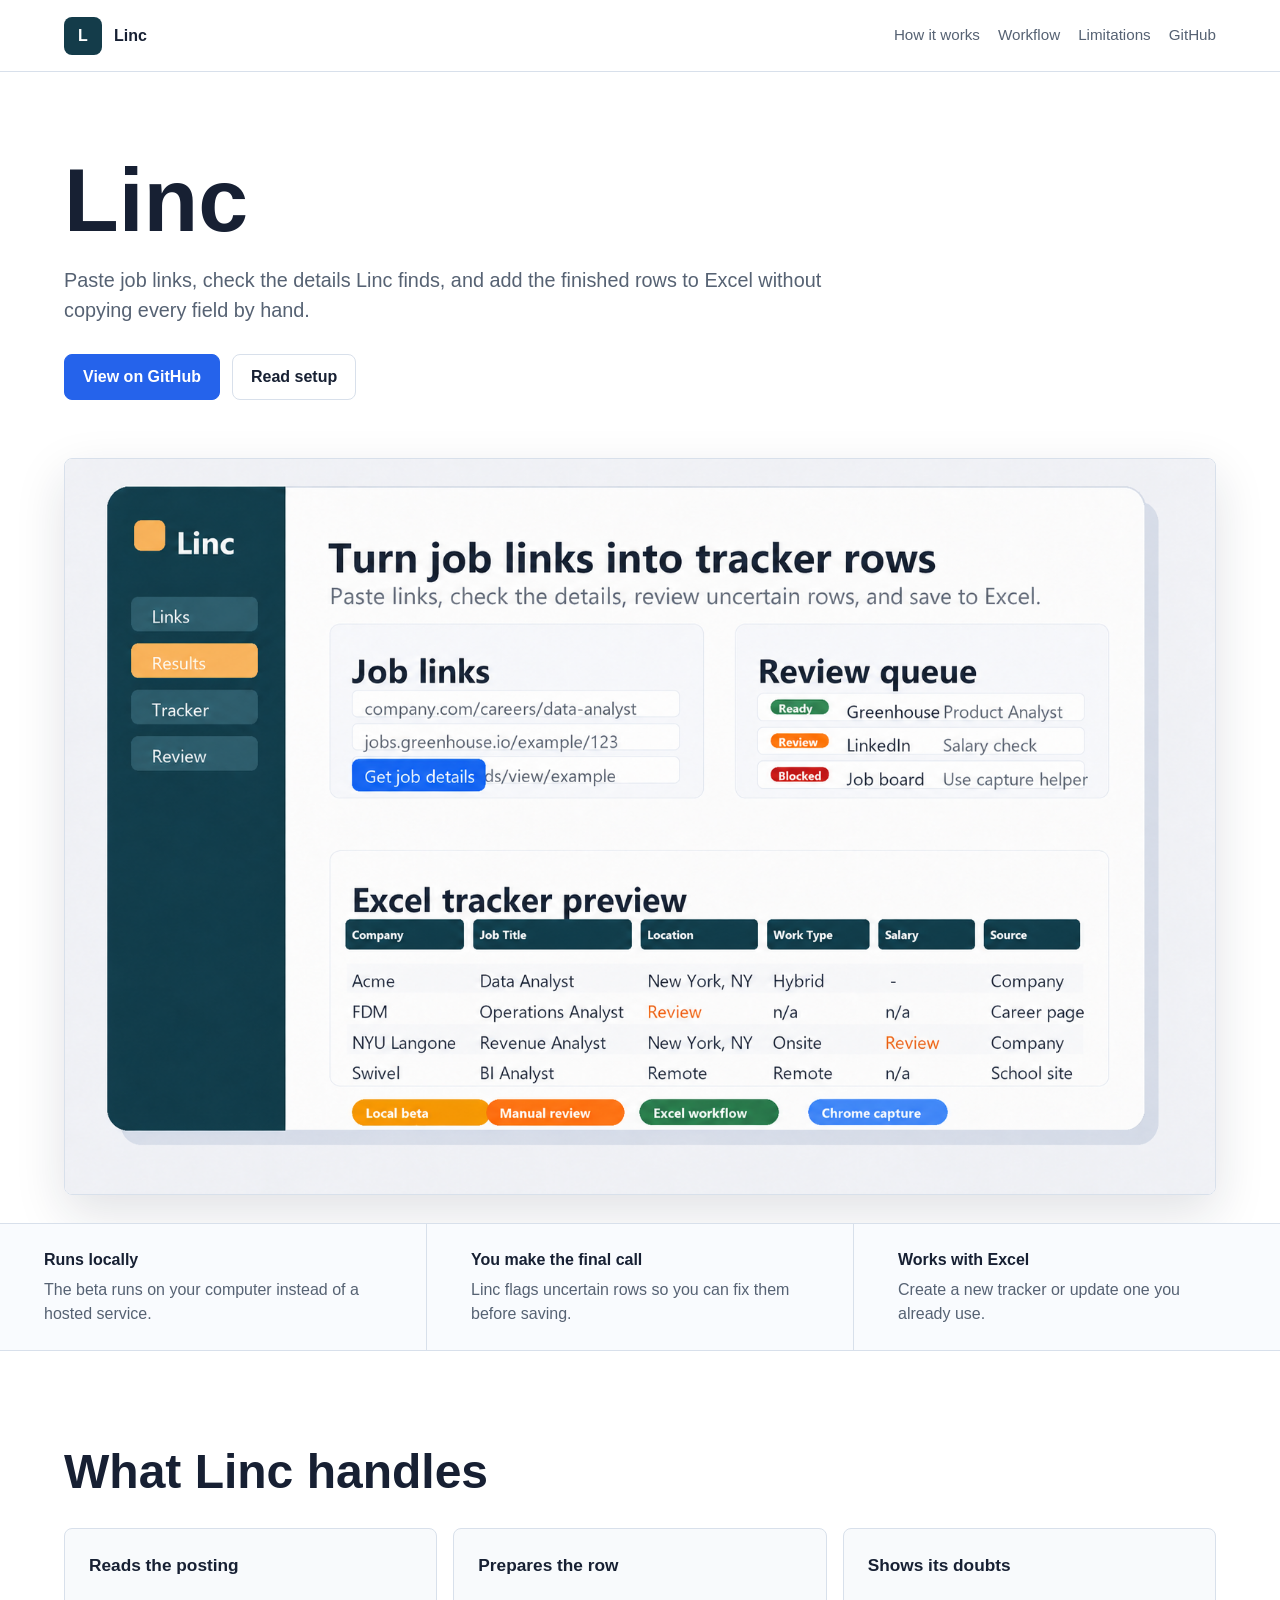
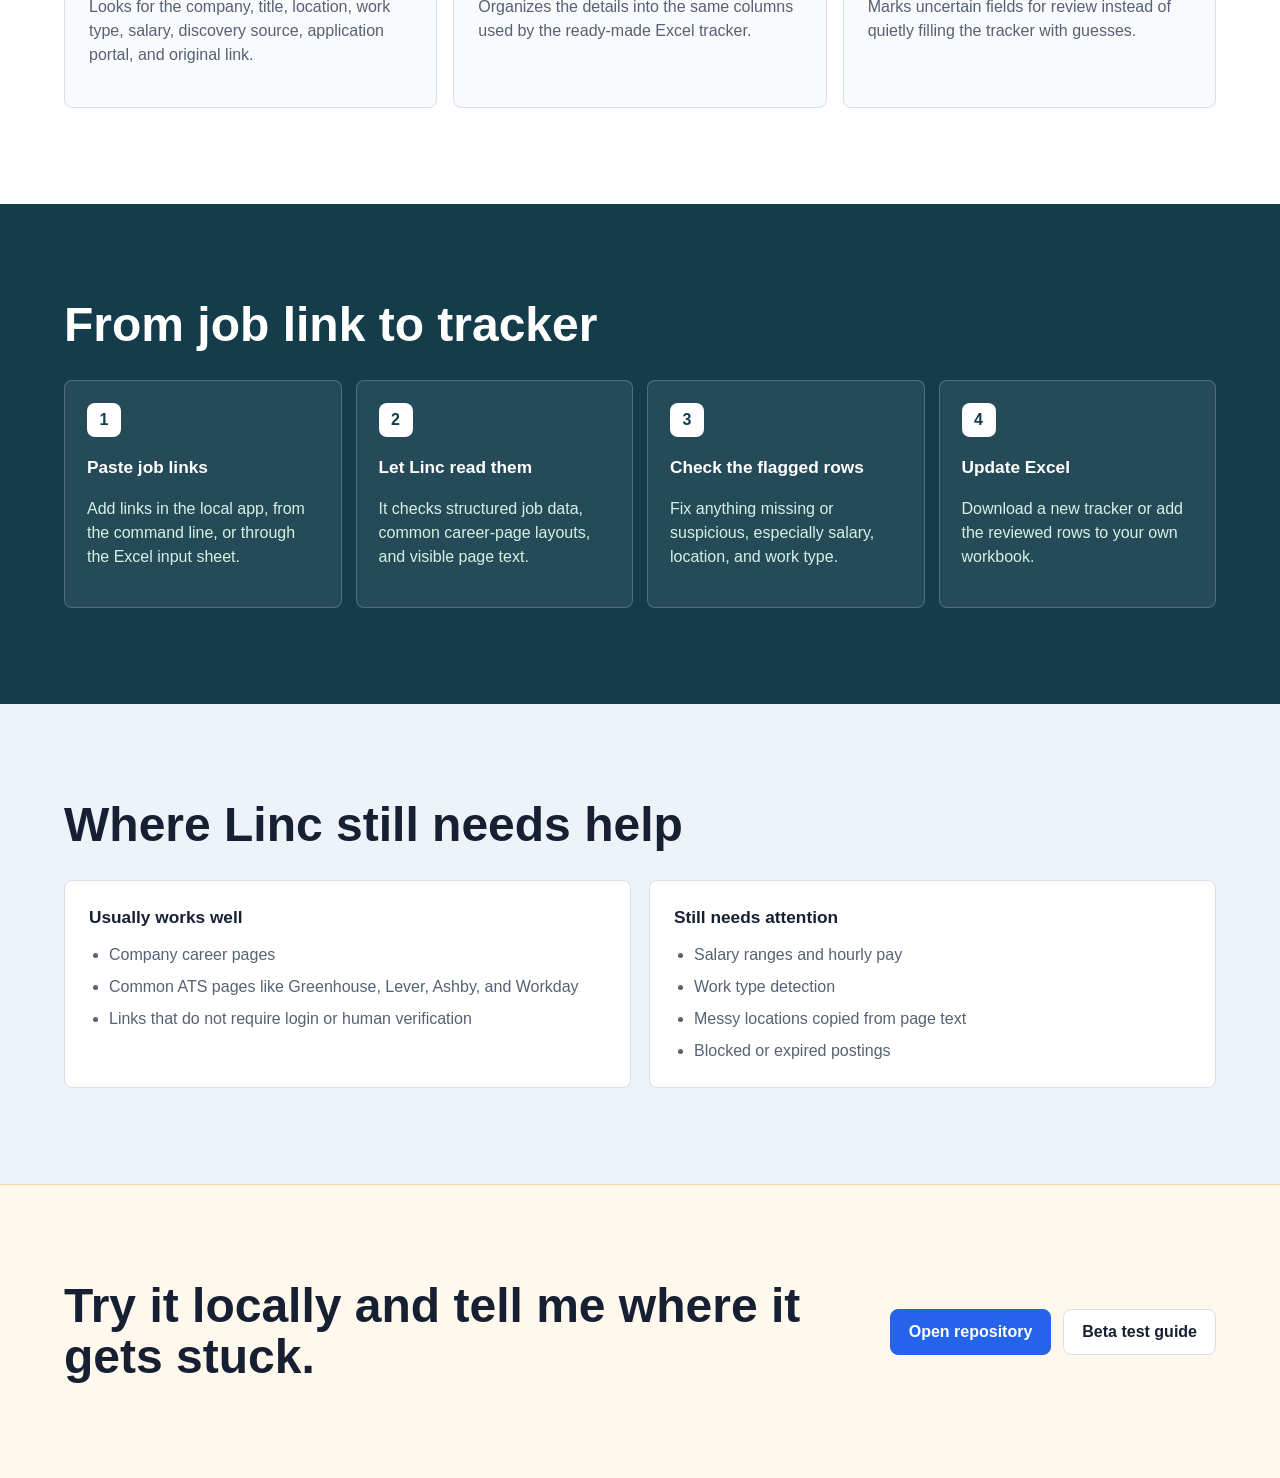
<file: docs/index.html>
<!doctype html>
<html lang="en">
<head>
  <meta charset="utf-8">
  <meta name="viewport" content="width=device-width, initial-scale=1">
  <title>Linc</title>
  <meta name="description" content="Linc pulls useful details from job postings and adds reviewed rows to Excel.">
  <link rel="stylesheet" href="site.css">
</head>
<body>
  <header class="site-header">
    <a class="brand" href="#top" aria-label="Linc home">
      <span class="brand-mark" aria-hidden="true">L</span>
      <span>Linc</span>
    </a>
    <nav aria-label="Site navigation">
      <a href="#how-it-works">How it works</a>
      <a href="#workflow">Workflow</a>
      <a href="#limitations">Limitations</a>
      <a href="https://github.com/lyjz9/joblink-tracker">GitHub</a>
    </nav>
  </header>

  <main id="top">
    <section class="intro-band">
      <div class="intro-copy">
        <h1>Linc</h1>
        <p class="lede">
          Paste job links, check the details Linc finds, and add the finished rows to Excel without copying every field by hand.
        </p>
        <div class="actions" aria-label="Primary links">
          <a class="button primary" href="https://github.com/lyjz9/joblink-tracker">View on GitHub</a>
          <a class="button secondary" href="https://github.com/lyjz9/joblink-tracker#setup">Read setup</a>
        </div>
      </div>
      <figure class="preview">
        <img src="assets/linc-preview.png?v=1" alt="Preview of Linc turning pasted links into reviewable Excel tracker rows.">
      </figure>
    </section>

    <section class="status-strip" aria-label="Project status">
      <div>
        <strong>Runs locally</strong>
        <span>The beta runs on your computer instead of a hosted service.</span>
      </div>
      <div>
        <strong>You make the final call</strong>
        <span>Linc flags uncertain rows so you can fix them before saving.</span>
      </div>
      <div>
        <strong>Works with Excel</strong>
        <span>Create a new tracker or update one you already use.</span>
      </div>
    </section>

    <section class="content-band" id="how-it-works">
      <div class="section-heading">
        <h2>What Linc handles</h2>
      </div>
      <div class="feature-grid">
        <article>
          <h3>Reads the posting</h3>
          <p>Looks for the company, title, location, work type, salary, discovery source, application portal, and original link.</p>
        </article>
        <article>
          <h3>Prepares the row</h3>
          <p>Organizes the details into the same columns used by the ready-made Excel tracker.</p>
        </article>
        <article>
          <h3>Shows its doubts</h3>
          <p>Marks uncertain fields for review instead of quietly filling the tracker with guesses.</p>
        </article>
      </div>
    </section>

    <section class="workflow-band" id="workflow">
      <div class="section-heading">
        <h2>From job link to tracker</h2>
      </div>
      <ol class="steps">
        <li>
          <span>1</span>
          <div>
            <h3>Paste job links</h3>
            <p>Add links in the local app, from the command line, or through the Excel input sheet.</p>
          </div>
        </li>
        <li>
          <span>2</span>
          <div>
            <h3>Let Linc read them</h3>
            <p>It checks structured job data, common career-page layouts, and visible page text.</p>
          </div>
        </li>
        <li>
          <span>3</span>
          <div>
            <h3>Check the flagged rows</h3>
            <p>Fix anything missing or suspicious, especially salary, location, and work type.</p>
          </div>
        </li>
        <li>
          <span>4</span>
          <div>
            <h3>Update Excel</h3>
            <p>Download a new tracker or add the reviewed rows to your own workbook.</p>
          </div>
        </li>
      </ol>
    </section>

    <section class="content-band muted" id="limitations">
      <div class="section-heading">
        <h2>Where Linc still needs help</h2>
      </div>
      <div class="split-list">
        <div>
          <h3>Usually works well</h3>
          <ul>
            <li>Company career pages</li>
            <li>Common ATS pages like Greenhouse, Lever, Ashby, and Workday</li>
            <li>Links that do not require login or human verification</li>
          </ul>
        </div>
        <div>
          <h3>Still needs attention</h3>
          <ul>
            <li>Salary ranges and hourly pay</li>
            <li>Work type detection</li>
            <li>Messy locations copied from page text</li>
            <li>Blocked or expired postings</li>
          </ul>
        </div>
      </div>
    </section>

    <section class="cta-band">
      <div>
        <h2>Try it locally and tell me where it gets stuck.</h2>
      </div>
      <div class="actions">
        <a class="button primary" href="https://github.com/lyjz9/joblink-tracker">Open repository</a>
        <a class="button secondary" href="https://github.com/lyjz9/joblink-tracker/blob/main/docs/beta_testing.md">Beta test guide</a>
      </div>
    </section>
  </main>
</body>
</html>
</file>
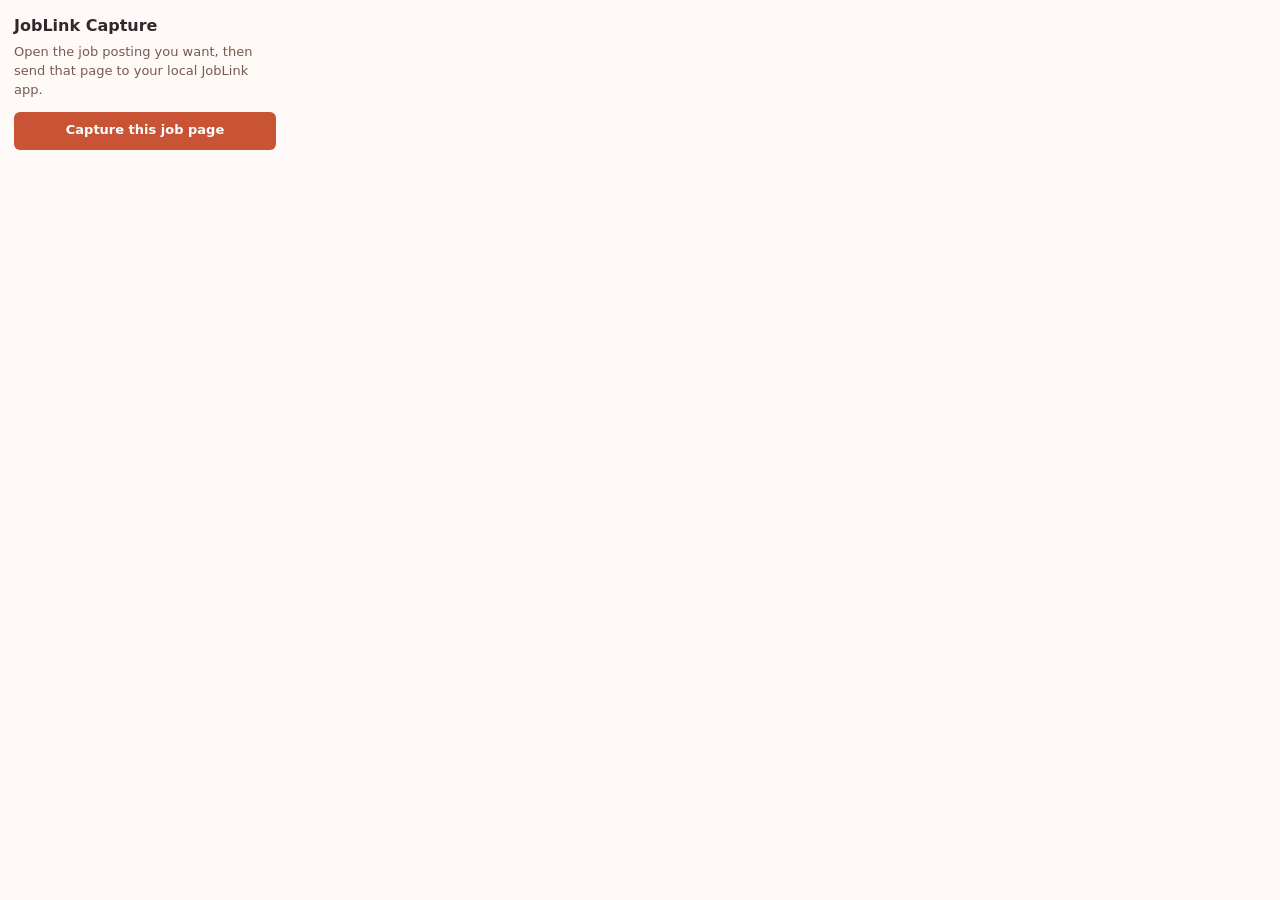
<file: browser_extension/joblink_capture/popup.html>
<!doctype html>
<html lang="en">
<head>
  <meta charset="utf-8">
  <title>JobLink Capture</title>
  <link rel="stylesheet" href="styles.css">
</head>
<body>
  <main>
    <h1>JobLink Capture</h1>
    <p>Open the job posting you want, then send that page to your local JobLink app.</p>
    <button id="captureButton" type="button">Capture this job page</button>
    <div id="status" role="status"></div>
  </main>
  <script src="popup.js"></script>
</body>
</html>
</file>
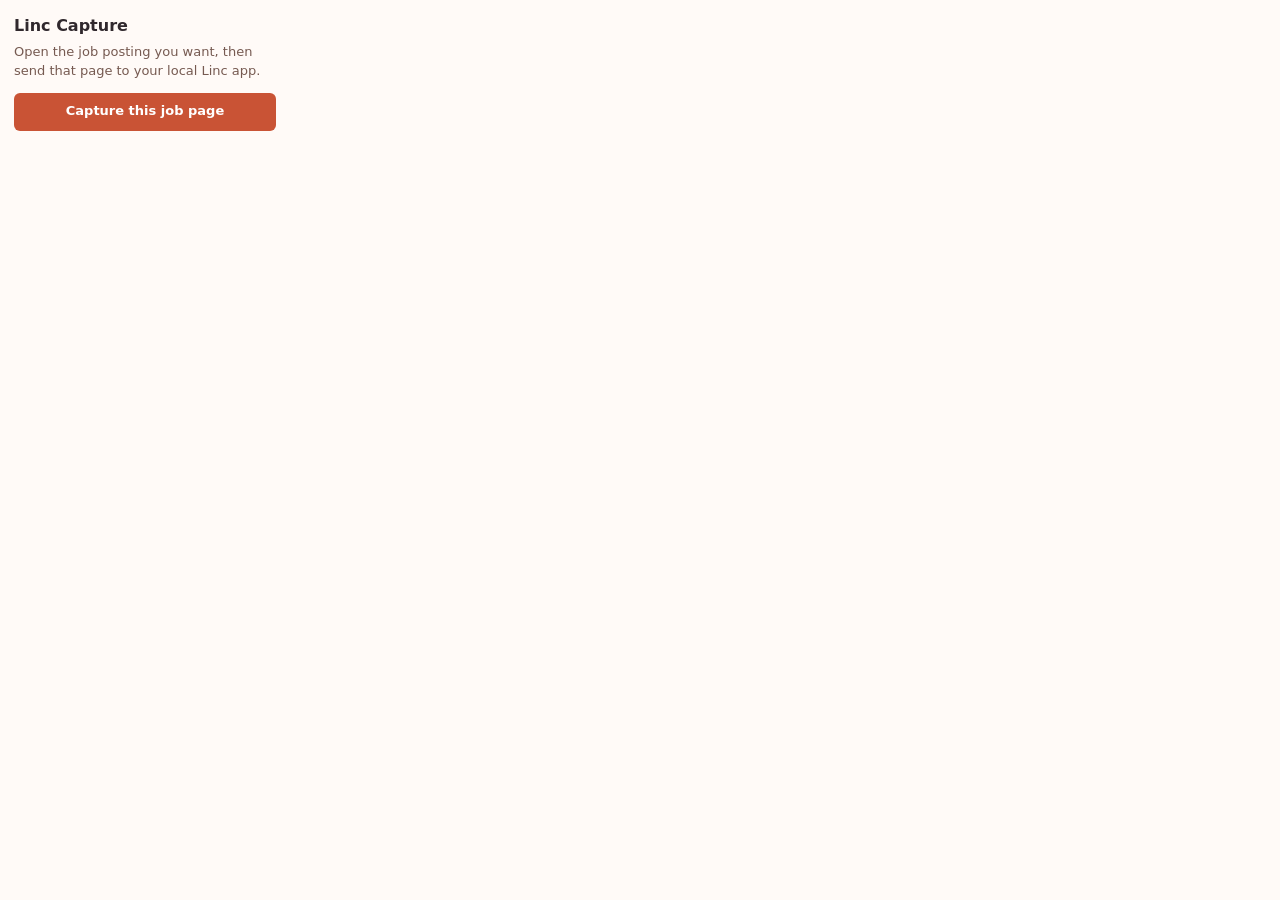
<file: browser_extension/linc_capture/popup.html>
<!doctype html>
<html lang="en">
<head>
  <meta charset="utf-8">
  <title>Linc Capture</title>
  <link rel="stylesheet" href="styles.css">
</head>
<body>
  <main>
    <h1>Linc Capture</h1>
    <p>Open the job posting you want, then send that page to your local Linc app.</p>
    <button id="captureButton" type="button">Capture this job page</button>
    <div id="status" role="status"></div>
  </main>
  <script src="popup.js"></script>
</body>
</html>
</file>
<file: docs/site.css>
:root {
  color-scheme: light;
  --ink: #172033;
  --muted: #566273;
  --line: #d8e0eb;
  --paper: #ffffff;
  --soft: #f4f7fb;
  --deep: #143c4a;
  --blue: #2563eb;
  --green: #217346;
  --amber: #f59e0b;
  --orange: #f97316;
}

* {
  box-sizing: border-box;
}

html {
  scroll-behavior: smooth;
}

body {
  margin: 0;
  font-family: "Segoe UI", Arial, sans-serif;
  color: var(--ink);
  background: var(--soft);
  line-height: 1.5;
}

a {
  color: inherit;
}

.site-header {
  position: sticky;
  top: 0;
  z-index: 10;
  display: flex;
  align-items: center;
  justify-content: space-between;
  gap: 24px;
  min-height: 72px;
  padding: 14px clamp(20px, 5vw, 72px);
  background: rgba(255, 255, 255, 0.95);
  border-bottom: 1px solid var(--line);
  backdrop-filter: blur(10px);
}

.brand {
  display: inline-flex;
  align-items: center;
  gap: 12px;
  font-weight: 750;
  text-decoration: none;
}

.brand-mark {
  display: inline-grid;
  place-items: center;
  width: 38px;
  height: 38px;
  border-radius: 8px;
  color: white;
  background: var(--deep);
}

nav {
  display: flex;
  flex-wrap: wrap;
  justify-content: flex-end;
  gap: 8px 18px;
  color: var(--muted);
  font-size: 0.95rem;
}

nav a {
  text-decoration: none;
}

nav a:hover {
  color: var(--ink);
}

.intro-band {
  padding: clamp(42px, 7vw, 86px) clamp(20px, 5vw, 72px) 28px;
  background: var(--paper);
}

.intro-copy {
  max-width: 980px;
}

.eyebrow {
  margin: 0 0 12px;
  color: var(--green);
  font-size: 0.83rem;
  font-weight: 800;
  text-transform: uppercase;
}

h1,
h2,
h3,
p {
  overflow-wrap: anywhere;
}

h1 {
  max-width: 900px;
  margin: 0;
  font-size: 5.6rem;
  line-height: 0.94;
  letter-spacing: 0;
}

h2 {
  margin: 0;
  font-size: 3rem;
  line-height: 1.05;
  letter-spacing: 0;
}

h3 {
  margin: 0 0 8px;
  font-size: 1.08rem;
}

.lede {
  max-width: 760px;
  margin: 24px 0 0;
  color: var(--muted);
  font-size: 1.24rem;
}

.actions {
  display: flex;
  flex-wrap: wrap;
  gap: 12px;
  margin-top: 28px;
}

.button {
  display: inline-flex;
  align-items: center;
  justify-content: center;
  min-height: 46px;
  padding: 0 18px;
  border-radius: 8px;
  border: 1px solid var(--line);
  font-weight: 700;
  text-decoration: none;
}

.button.primary {
  color: #ffffff;
  background: var(--blue);
  border-color: var(--blue);
}

.button.secondary {
  color: var(--ink);
  background: #ffffff;
}

.preview {
  margin: clamp(32px, 6vw, 58px) auto 0;
  max-width: 1180px;
}

.preview img {
  display: block;
  width: 100%;
  height: auto;
  border: 1px solid var(--line);
  border-radius: 8px;
  box-shadow: 0 18px 50px rgba(23, 32, 51, 0.13);
}

.status-strip {
  display: grid;
  grid-template-columns: repeat(3, minmax(0, 1fr));
  gap: 1px;
  background: var(--line);
  border-top: 1px solid var(--line);
  border-bottom: 1px solid var(--line);
}

.status-strip div {
  min-height: 116px;
  padding: 24px clamp(20px, 5vw, 44px);
  background: #f9fbfe;
}

.status-strip strong,
.status-strip span {
  display: block;
}

.status-strip span {
  margin-top: 6px;
  color: var(--muted);
}

.content-band,
.workflow-band,
.cta-band {
  padding: clamp(54px, 8vw, 96px) clamp(20px, 5vw, 72px);
}

.content-band {
  background: var(--paper);
}

.content-band.muted {
  background: #edf3f8;
}

.section-heading {
  max-width: 780px;
  margin-bottom: 30px;
}

.feature-grid {
  display: grid;
  grid-template-columns: repeat(3, minmax(0, 1fr));
  gap: 16px;
}

.feature-grid article {
  min-height: 172px;
  padding: 24px;
  background: #f8fafc;
  border: 1px solid var(--line);
  border-radius: 8px;
}

.feature-grid p,
.steps p,
.split-list p,
.split-list li {
  color: var(--muted);
}

.workflow-band {
  background: var(--deep);
  color: #ffffff;
}

.workflow-band .eyebrow,
.workflow-band p {
  color: #d6f1e4;
}

.steps {
  display: grid;
  grid-template-columns: repeat(4, minmax(0, 1fr));
  gap: 14px;
  padding: 0;
  margin: 0;
  list-style: none;
}

.steps li {
  min-height: 214px;
  padding: 22px;
  background: rgba(255, 255, 255, 0.08);
  border: 1px solid rgba(255, 255, 255, 0.2);
  border-radius: 8px;
}

.steps span {
  display: inline-grid;
  place-items: center;
  width: 34px;
  height: 34px;
  margin-bottom: 18px;
  color: var(--deep);
  background: #ffffff;
  border-radius: 8px;
  font-weight: 800;
}

.split-list {
  display: grid;
  grid-template-columns: repeat(2, minmax(0, 1fr));
  gap: 18px;
}

.split-list > div {
  padding: 24px;
  background: #ffffff;
  border: 1px solid var(--line);
  border-radius: 8px;
}

.split-list ul {
  padding-left: 20px;
  margin: 12px 0 0;
}

.split-list li + li {
  margin-top: 8px;
}

.cta-band {
  display: flex;
  align-items: center;
  justify-content: space-between;
  gap: 30px;
  background: #fff8ed;
  border-top: 1px solid #f3d5a8;
}

.cta-band h2 {
  max-width: 760px;
}

.cta-band .actions {
  margin-top: 0;
}

@media (max-width: 860px) {
  .site-header,
  .cta-band {
    align-items: flex-start;
    flex-direction: column;
  }

  nav {
    justify-content: flex-start;
  }

  .status-strip,
  .feature-grid,
  .steps,
  .split-list {
    grid-template-columns: 1fr;
  }

  h1 {
    font-size: 3.4rem;
  }

  h2 {
    font-size: 2.15rem;
  }

  .steps li,
  .feature-grid article {
    min-height: auto;
  }
}

@media (max-width: 520px) {
  h1 {
    font-size: 2.65rem;
  }

  h2 {
    font-size: 1.85rem;
  }
}
</file>
<file: browser_extension/joblink_capture/styles.css>
* { box-sizing: border-box; }
body {
  width: 290px;
  margin: 0;
  color: #30282d;
  background: #fffaf7;
  font: 13px/1.45 "Segoe UI", system-ui, sans-serif;
}
main { padding: 14px; }
h1 {
  margin: 0 0 6px;
  font-size: 16px;
}
p {
  margin: 0 0 12px;
  color: #765a51;
}
button {
  width: 100%;
  min-height: 38px;
  border: 0;
  border-radius: 6px;
  color: #fff;
  background: #c95335;
  font: inherit;
  font-weight: 700;
  cursor: pointer;
}
button:disabled {
  cursor: not-allowed;
  opacity: .6;
}
#status {
  min-height: 20px;
  margin-top: 10px;
  color: #765a51;
}
#status.success { color: #15803d; }
#status.error { color: #b42318; }
</file>
<file: browser_extension/linc_capture/styles.css>
* { box-sizing: border-box; }
body {
  width: 290px;
  margin: 0;
  color: #30282d;
  background: #fffaf7;
  font: 13px/1.45 "Segoe UI", system-ui, sans-serif;
}
main { padding: 14px; }
h1 {
  margin: 0 0 6px;
  font-size: 16px;
}
p {
  margin: 0 0 12px;
  color: #765a51;
}
button {
  width: 100%;
  min-height: 38px;
  border: 0;
  border-radius: 6px;
  color: #fff;
  background: #c95335;
  font: inherit;
  font-weight: 700;
  cursor: pointer;
}
button:disabled {
  cursor: not-allowed;
  opacity: .6;
}
#status {
  min-height: 20px;
  margin-top: 10px;
  color: #765a51;
}
#status.success { color: #15803d; }
#status.error { color: #b42318; }
</file>
